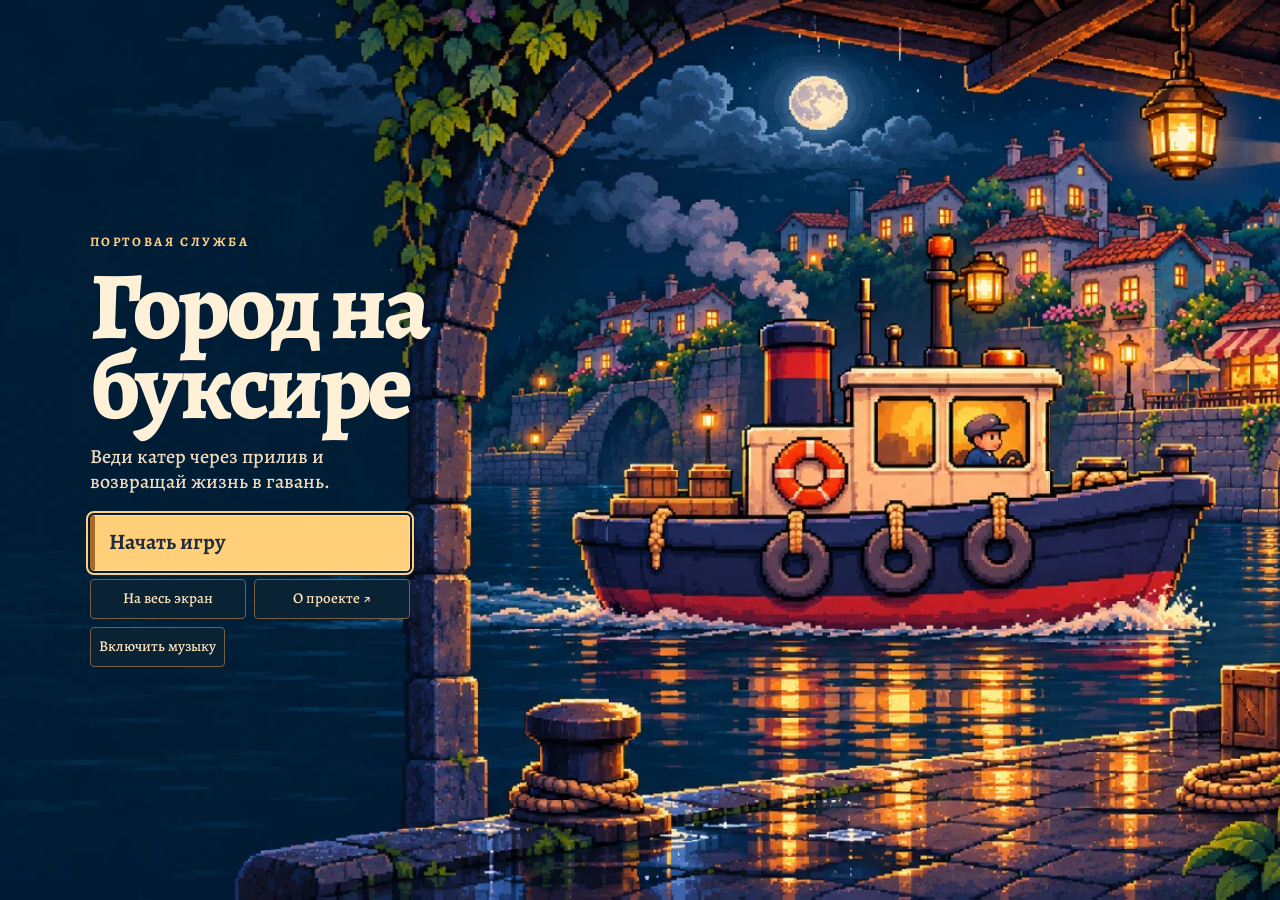
<file: index.html>
<!doctype html>
<html lang="ru">
<head>
<meta charset="utf-8">
<meta name="viewport" content="width=device-width, initial-scale=1, viewport-fit=cover">
<meta name="theme-color" content="#17212a">
<title>Город на буксире</title>
<link rel="stylesheet" href="side.css">
<link rel="stylesheet" href="shell.css">
<script defer src="audio.js"></script>
<script defer src="side-model.js"></script>
<script defer src="town-model.js"></script>
<script defer src="town-story.js"></script>
<script defer src="side-art.js"></script>
<script defer src="town-art.js"></script>
<script defer src="side-game.js"></script>
</head>
<body class="game-body" data-view="loading">
<main class="game-world" aria-label="Город на буксире">
  <div class="frame"><canvas id="sea" tabindex="-1" width="1280" height="720" aria-label="Боковой вид бухты"></canvas><canvas id="town" tabindex="-1" width="1280" height="720" aria-label="Свободная прогулка по городу с видом сверху" hidden></canvas></div>
  <div class="game-hud" id="game-hud">
    <div class="hud-top">
      <div class="mission-plate"><h1 id="mission-title">Вечерняя гавань</h1><div class="mission-status"><span id="location">Бухта</span><span id="current">Тихая вода</span></div></div>
      <div class="hud-tools">
        <dl class="stats">
          <div class="gauge"><dt>Монеты</dt><dd><span class="coin-glyph" aria-hidden="true"></span><span id="money">0</span></dd></div>
          <div class="gauge"><dt>Репутация</dt><dd><span class="rank-glyph" aria-hidden="true"></span><span id="rep">0</span></dd></div>
        </dl>
        <button id="hamburger" class="pause-key" aria-label="Пауза" title="Пауза · Esc" aria-haspopup="dialog" aria-controls="panel" aria-expanded="false"><span aria-hidden="true"></span></button>
      </div>
    </div>
    <div class="hud-bottom">
      <div class="indicators"><span class="hint" id="prompt" hidden></span><span class="tension" id="tow" hidden>Натяжение <meter id="rope-meter" min="0" max="1" low=".58" high=".8" optimum="0" value="0"></meter></span></div>
      <div class="objective"><div><strong id="goal"></strong><p id="detail"></p></div><button id="disembark" hidden>Сойти на берег</button><button id="retry" hidden>Начать рейс заново</button></div>
      <div class="touch" aria-label="Сенсорное управление"><button data-control="left" aria-label="Влево">←</button><button data-control="brake" class="water-control">Тормоз</button><button data-control="up" class="land-control" aria-label="Вверх">↑</button><button data-control="down" class="land-control" aria-label="Вниз">↓</button><button data-control="right" aria-label="Вправо">→</button><button id="touch-hook" class="water-control">Трос</button><button id="touch-action">Действие</button></div>
      <div class="key-map"><span class="water-control"><kbd>A</kbd> <kbd>D</kbd> ход</span><span class="water-control"><kbd>W</kbd> тормоз</span><span class="water-control"><kbd>Пробел</kbd> трос</span><span class="land-control"><kbd>W</kbd> <kbd>A</kbd> <kbd>S</kbd> <kbd>D</kbd> идти</span><span><kbd>E</kbd> действие</span></div>
    </div>
  </div>
</main>
<div class="loading-screen" id="loading-screen"><div role="status" aria-live="polite" class="loading-status"><strong>Город на буксире</strong><span id="loading-caption">Поднимаем портовую смену…</span><progress id="loading-progress" max="11" value="0" aria-label="Загрузка игры"></progress></div></div>
<div class="dialog" id="panel" hidden><section role="dialog" aria-modal="true" aria-labelledby="panel-title"><div class="tag" id="panel-tag"></div><h2 id="panel-title"></h2><div id="panel-body"></div><button id="panel-close">Вернуться в бухту</button></section></div>
<noscript><p class="graphics-unavailable">Включите JavaScript, чтобы запустить игру.</p></noscript>
</body>
</html>
</file>
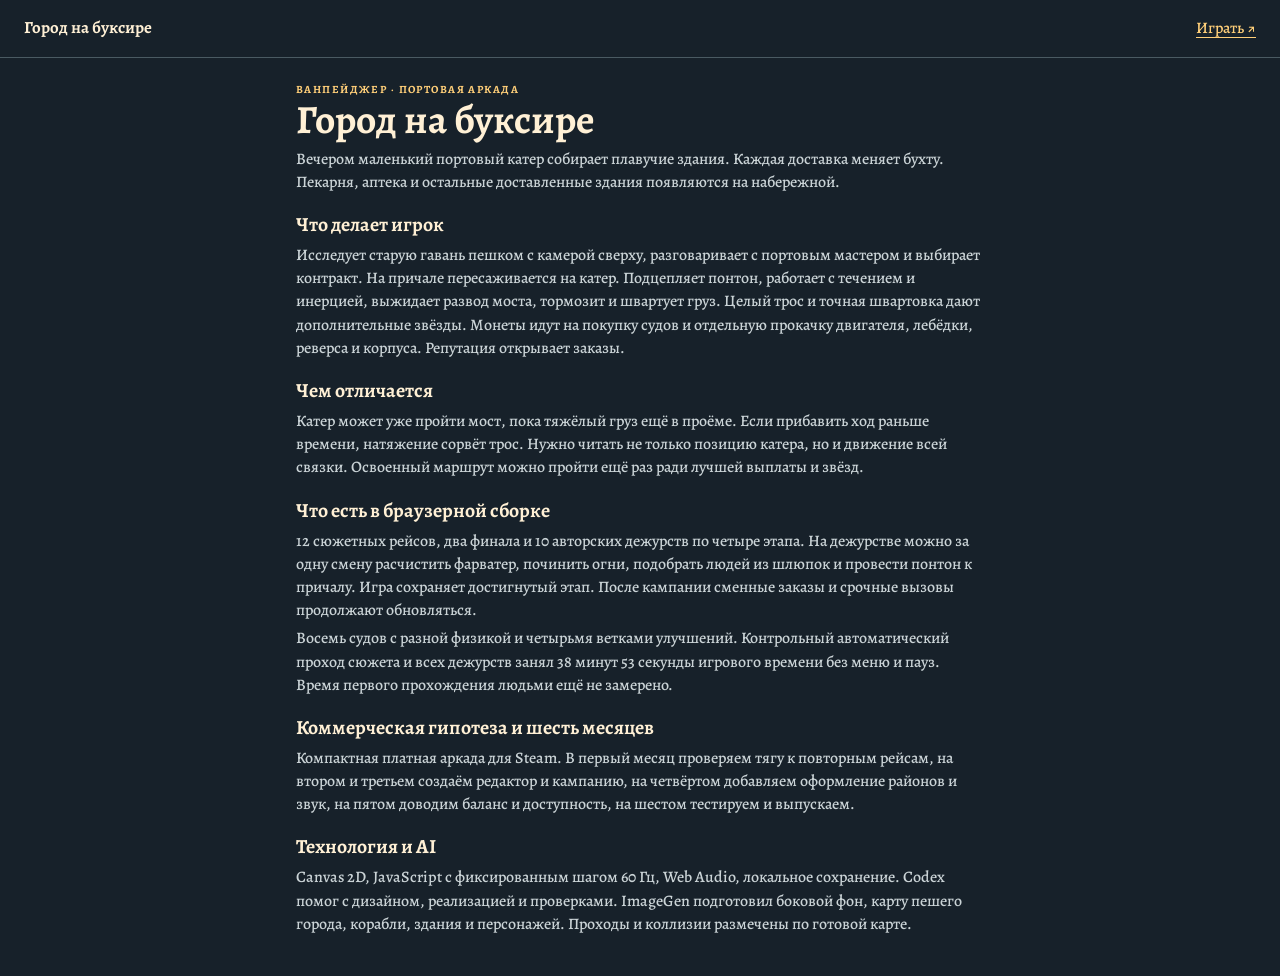
<file: onepager.html>
<!doctype html><html lang="ru"><head><meta charset="utf-8"><meta name="viewport" content="width=device-width,initial-scale=1"><title>Город на буксире — ванпейджер</title><link rel="stylesheet" href="side.css"><style>article{max-width:720px;margin:24px auto 40px;padding-inline:16px}article h2{font-size:20px;margin-top:16px}article p{color:var(--fog);margin-top:5px}@media print{header{display:none}body,article p{background:white;color:#111}}</style></head><body>
<header><strong>Город на буксире</strong><a href="index.html">Играть ↗</a></header><article>
<div class="tag">ВАНПЕЙДЖЕР · ПОРТОВАЯ АРКАДА</div><h1>Город на буксире</h1>
<p>Вечером маленький портовый катер собирает плавучие здания. Каждая доставка меняет бухту. Пекарня, аптека и остальные доставленные здания появляются на набережной.</p>
<h2>Что делает игрок</h2><p>Исследует старую гавань пешком с камерой сверху, разговаривает с портовым мастером и выбирает контракт. На причале пересаживается на катер. Подцепляет понтон, работает с течением и инерцией, выжидает развод моста, тормозит и швартует груз. Целый трос и точная швартовка дают дополнительные звёзды. Монеты идут на покупку судов и отдельную прокачку двигателя, лебёдки, реверса и корпуса. Репутация открывает заказы.</p>
<h2>Чем отличается</h2><p>Катер может уже пройти мост, пока тяжёлый груз ещё в проёме. Если прибавить ход раньше времени, натяжение сорвёт трос. Нужно читать не только позицию катера, но и движение всей связки. Освоенный маршрут можно пройти ещё раз ради лучшей выплаты и звёзд.</p>
<h2>Что есть в браузерной сборке</h2><p>12 сюжетных рейсов, два финала и 10 авторских дежурств по четыре этапа. На дежурстве можно за одну смену расчистить фарватер, починить огни, подобрать людей из шлюпок и провести понтон к причалу. Игра сохраняет достигнутый этап. После кампании сменные заказы и срочные вызовы продолжают обновляться.</p>
<p>Восемь судов с разной физикой и четырьмя ветками улучшений. Контрольный автоматический проход сюжета и всех дежурств занял 38 минут 53 секунды игрового времени без меню и пауз. Время первого прохождения людьми ещё не замерено.</p>
<h2>Коммерческая гипотеза и шесть месяцев</h2><p>Компактная платная аркада для Steam. В первый месяц проверяем тягу к повторным рейсам, на втором и третьем создаём редактор и кампанию, на четвёртом добавляем оформление районов и звук, на пятом доводим баланс и доступность, на шестом тестируем и выпускаем.</p>
<h2>Технология и AI</h2><p>Canvas 2D, JavaScript с фиксированным шагом 60 Гц, Web Audio, локальное сохранение. Codex помог с дизайном, реализацией и проверками. ImageGen подготовил боковой фон, карту пешего города, корабли, здания и персонажей. Проходы и коллизии размечены по готовой карте.</p>
</article></body></html>
</file>
<file: side.css>
*{box-sizing:border-box} :root{color-scheme:dark;--night:#18243b;--panel:#22334e;--cream:#fff0d5;--fog:#c1cbe0;--border:#50647d;--gold:#ffcf79}body{margin:0;background:var(--night);color:var(--cream);font:16px/1.45 Georgia,serif}header,main{max-width:1370px;margin:auto;padding-inline:24px}header{height:58px;display:flex;align-items:center;justify-content:space-between;border-bottom:1px solid var(--border)}header strong{font-size:17px}nav,.stats,footer{display:flex;align-items:center;gap:16px}a{color:var(--gold);text-underline-offset:4px}button{color:var(--cream);background:#273b59;border:1px solid #6f8098;border-radius:5px;font:inherit;padding:6px 11px;cursor:pointer}button:hover:not(:disabled){border-color:var(--gold)}button:disabled{opacity:.55;cursor:default}button:focus-visible,a:focus-visible{outline:2px solid var(--gold);outline-offset:2px}.primary{background:var(--gold);color:#202b3d;border-color:var(--gold);font-weight:bold}.mast{display:flex;align-items:end;justify-content:space-between;gap:10px;margin:16px 0 12px}.tag{font-size:11px;color:var(--gold);letter-spacing:.13em;font-weight:bold}h1,h2,p{margin:0}h1{font-size:clamp(25px,4vw,40px);line-height:1.12}.stats{gap:22px}.stats div{display:grid}.stats span{font-size:12px;color:var(--fog)}.stats strong{font-variant-numeric:tabular-nums;white-space:nowrap}.stage{border:1px solid var(--border);border-radius:7px;background:var(--panel);overflow:hidden}.frame{aspect-ratio:16/9;position:relative;background:#406f87;isolation:isolate}.frame canvas{display:block;width:100%;height:100%;image-rendering:pixelated}.top-hud{position:absolute;top:8px;left:8px;right:8px;display:flex;justify-content:space-between;pointer-events:none;gap:5px}.top-hud span,.hint,.tension{background:#172338;border:1px solid #78849a;padding:4px 7px;border-radius:4px;font-size:13px}.hint{position:absolute;bottom:9%;left:50%;transform:translateX(-50%);white-space:nowrap;color:var(--gold)}.tension{position:absolute;bottom:8px;right:8px;display:flex;align-items:center;gap:6px}.tension meter{width:70px;height:13px}.objective{display:flex;justify-content:space-between;align-items:center;gap:8px;min-height:68px;padding:8px 12px}.objective strong{color:var(--gold)}.objective p{color:var(--fog);font-size:14px}.dialog{position:absolute;inset:0;display:grid;place-items:center;background:#142035ad;padding:10px;overflow:auto}.dialog section{background:#192942;border:1px solid #8190a6;border-radius:7px;padding:14px;max-width:580px;width:100%;max-height:100%;overflow:auto}.dialog h2{margin:3px 0 8px;font-size:23px}.row{display:flex;align-items:center;justify-content:space-between;gap:10px;border-top:1px solid var(--border);padding:7px 0}.row strong{font-size:15px}.row p,#panel-body>p{font-size:13px;color:var(--fog)}.row button{white-space:nowrap;font-size:14px}.dialog #panel-close{margin-top:8px;font-size:14px}.touch{display:none}footer{padding:10px 0;flex-wrap:wrap;color:var(--fog);font-size:13px}kbd{padding:2px 5px;border:1px solid var(--border);border-radius:3px;color:var(--cream)}[hidden]{display:none!important}@media(pointer:coarse),(max-width:760px){header,main{padding-inline:8px}header{height:48px}header strong,nav a,nav button{font-size:13px}nav{gap:8px}.stats{gap:6px}.stats span{font-size:10px}.stats strong{font-size:13px}.mast{align-items:center}.touch{display:grid;grid-template-columns:repeat(5,1fr);gap:4px;padding:7px;border-top:1px solid var(--border)}.touch button{min-height:44px;touch-action:none;font-size:12px;padding:4px}.top-hud span,.hint,.tension{font-size:10px}.hint{bottom:13%}.objective p{font-size:12px}.objective button{font-size:12px}.dialog{position:fixed;inset:0;z-index:4}.dialog section{max-height:90vh}.dialog h2{font-size:19px}footer{display:none}}
.yard-tabs{display:flex;gap:6px;margin:0 0 8px}.yard-tabs button[aria-pressed=true]{border-color:var(--gold);color:var(--gold)}.yard-tabs+p{margin-bottom:6px}
:root{--night:#17212a;--panel:#202b33;--border:#4a5a62;--cream:#fff0d5;--fog:#cad3d6}
button{background:#29363f;border-color:#677982;border-radius:4px}
button:hover:not(:disabled){background:#394851}
button.primary:hover:not(:disabled){background:#ffe0a2}
.dialog section{background:#202b33;border-color:#677982;border-radius:4px}
.dialog section:has(.fleet-layout){max-width:684px}
.dialog section .fleet-detail{background:#19232a;border:0;padding:12px;overflow:visible}
.fleet-layout{display:grid;grid-template-columns:minmax(0,1fr) minmax(0,1fr);align-items:start;gap:12px}
.fleet-list{display:grid;grid-template-columns:1fr 1fr;gap:4px}
.fleet-list button{display:flex;min-height:58px;text-align:left;align-items:center;gap:4px;padding:4px;background:#26323a}
.fleet-list button[aria-pressed=true]{border-color:var(--gold);background:#303938}
.fleet-list strong,.fleet-list small{display:block}
.fleet-list strong{font-size:13px}
.fleet-list small,.fleet-detail p{color:var(--fog);font-size:13px}
.fleet-list small{font-size:11px;white-space:nowrap}
.ship-portrait{display:block;image-rendering:pixelated}
.fleet-list canvas{width:48px;height:27px;flex:none}
.fleet-detail canvas{width:146px;height:84px;background:#22323c}
.fleet-detail h3{font-size:17px;line-height:1.2;margin:8px 0}
.fleet-detail dl{display:flex;gap:16px;margin:8px 0}
.fleet-detail dt{color:var(--fog);font-size:12px}
.fleet-detail dd{margin:0;font-variant-numeric:tabular-nums;font-weight:bold}
@media(max-width:620px){.fleet-layout{grid-template-columns:1fr;gap:8px}.fleet-list{grid-template-columns:repeat(4,minmax(0,1fr))}.fleet-list button{display:grid;justify-items:center;justify-content:center;text-align:center;gap:0;min-height:64px}.fleet-detail canvas{float:right;width:92px;height:53px;margin:0 0 4px 8px}.fleet-detail dl{gap:12px}.fleet-detail h3{margin:0 0 4px}.dialog section .fleet-detail{padding:8px}}
@font-face{font-family:Alegreya;src:url(alegreya.woff2) format("woff2");font-weight:400 900;font-display:swap}
body{font-family:Alegreya,Georgia,serif;font-weight:500}
.npc{display:flex;gap:12px;align-items:center;margin:0 0 8px;padding:8px;background:#19232a;border:1px solid #4a5a62;border-radius:4px}
.npc .npc-portrait{flex:none;width:40px;height:50px;image-rendering:pixelated}
.npc strong{font-size:15px}.npc p{font-size:13px;color:var(--fog)}
.home-menu{display:grid;grid-template-columns:repeat(3,minmax(0,1fr));gap:8px;margin-bottom:12px}
.home-menu button{min-height:44px}
.settings-list{margin:4px 0 8px}
.settings-list label{display:flex;min-height:48px;align-items:center;justify-content:space-between;gap:8px;border-bottom:1px solid var(--border)}
.settings-list input{accent-color:var(--gold)}
.settings-list select{font:inherit;color:var(--cream);background:#29363f;border:1px solid #677982;border-radius:4px;padding:4px}
@media(max-width:550px){.home-menu{grid-template-columns:1fr}.npc{padding:4px 8px}}
.frame canvas,.npc .npc-portrait,.ship-portrait{image-rendering:auto}.fleet-detail canvas{height:auto}
.chapter{font-size:16px;color:var(--gold);margin:16px 0 4px}.dialog #panel-body>.npc{margin-top:8px}
:root{--night:#17212a;--panel:#202b33;--border:#4a5a62;--gold:#ffcf79}
.objective{border-top:1px solid var(--border);padding:12px 16px}
.objective strong{font-size:17px}
.objective p{font-size:15px}
.dialog[data-screen=home]>section,.dialog[data-screen=settings]>section{max-width:460px;padding:16px}
.dialog[data-screen=home]>section:before{content:"";display:block;height:104px;margin:-16px -16px 12px;background:#2b3a42 url(workshop.webp) center 41%/cover;border-bottom:1px solid var(--border)}
.home-menu{display:grid;grid-template-columns:1fr 1fr;gap:8px;margin:12px 0 0}
.home-menu .primary{grid-column:1/-1}
.dialog[data-screen=yard]>section{max-width:800px;padding:16px}
.dialog[data-screen=yard] .fleet-layout{grid-template-columns:minmax(0,1.4fr) minmax(0,1fr);gap:16px}
.dialog[data-screen=yard] .fleet-detail{grid-column:1;grid-row:1;padding:0 0 12px;background:#17242c}
.dialog[data-screen=yard] .fleet-list{grid-column:2;grid-row:1;grid-template-columns:1fr}
.dialog[data-screen=yard] .fleet-list button{min-height:44px;justify-items:start;justify-content:start;padding:4px 8px;border-inline-color:transparent;background:#24313a}
.dialog[data-screen=yard] .fleet-list button[aria-pressed=true]{border-left-color:var(--gold);background:#303d40}
.dialog[data-screen=yard] .fleet-list button canvas{width:56px;height:auto}
.dialog[data-screen=yard] .fleet-list button span{display:flex;align-items:center;gap:8px}
.dialog[data-screen=yard] .fleet-list button small{font-size:12px}
.ship-display{position:relative;display:grid;place-items:end center;aspect-ratio:2.6;background:#263941 url(workshop.webp) center 59%/cover;border-bottom:1px solid var(--border)}
.dialog[data-screen=yard] .ship-display canvas{float:none;width:58%;height:auto;margin:0 0 4px;background:transparent;max-width:230px}
.ship-display span{position:absolute;left:8px;top:8px;background:#17242c;color:var(--cream);font-size:13px;padding:4px 8px}
.dialog[data-screen=yard] .fleet-detail h3,.dialog[data-screen=yard] .fleet-detail p,.dialog[data-screen=yard] .fleet-detail dl,.dialog[data-screen=yard] .fleet-detail button{margin-inline:12px}
@media(max-width:650px){
 .frame{aspect-ratio:4/3}
 .objective{padding:8px 12px}.objective strong{font-size:15px}.objective p{font-size:13px}
 .touch{grid-template-columns:44px 1fr 44px 1fr minmax(78px,1.3fr);gap:4px}.touch button{min-height:48px;font-size:12px}
 .touch #touch-action{color:var(--gold);border-color:#b59965}
 .dialog{padding:8px;align-items:end}.dialog[data-screen]>section{padding:12px;max-height:88dvh}
 .dialog[data-screen=home]>section:before{margin:-12px -12px 8px;height:88px}
 .dialog[data-screen=yard] .fleet-layout{grid-template-columns:1fr;gap:8px}
 .dialog[data-screen=yard] .fleet-list{grid-column:1;grid-row:2;grid-template-columns:repeat(4,minmax(0,1fr))}
 .dialog[data-screen=yard] .fleet-list button{justify-items:center;justify-content:center;text-align:center;padding:4px 2px;border-inline-color:#677982}
 .dialog[data-screen=yard] .fleet-list button span{display:grid;gap:0}
 .dialog[data-screen=yard] .fleet-list button canvas{width:44px}
 .dialog[data-screen=yard] .fleet-list button small{font-size:11px}
 .dialog[data-screen=yard] .fleet-detail h3{margin-top:8px}
 .ship-display{aspect-ratio:3.2}
 .dialog[data-screen=yard] .ship-display canvas{width:43%}
}
.dialog{position:fixed;z-index:20;inset:0}.dialog>section{max-height:min(88vh,760px);max-height:min(88dvh,760px)}.graphics-unavailable{padding:16px}
</file>
<file: shell.css>
.game-body{
  margin:0;overflow:hidden;background:#14232d;color:var(--cream);
  --hud-bg:#17242d;--hud-line:#5b6870;
}
.game-world{
  width:100%;height:100vh;height:100dvh;max-width:none;margin:0;padding:0;
  overflow:hidden;position:relative;isolation:isolate;
}
.game-world .frame{
  position:absolute;inset:0;aspect-ratio:auto;width:100%;height:100%;background:#315962;
}
.game-world .frame canvas{display:block;width:100%;height:100%;image-rendering:auto}
.game-hud{
  position:absolute;inset:0;display:flex;flex-direction:column;justify-content:space-between;
  gap:12px;pointer-events:none;
  padding:max(12px,env(safe-area-inset-top)) max(16px,env(safe-area-inset-right))
    max(12px,env(safe-area-inset-bottom)) max(16px,env(safe-area-inset-left));
}
.game-body:not([data-view=play]) .game-hud{visibility:hidden}
.hud-top{display:flex;justify-content:space-between;align-items:flex-start;gap:12px}
.mission-plate,.hud-tools,.objective,.key-map{background:var(--hud-bg);border:1px solid var(--hud-line);border-radius:4px}
.mission-plate{padding:8px 12px;max-width:min(48vw,520px)}
.mission-plate h1{font-size:clamp(20px,2.4vw,32px);line-height:1.13}
.mission-status{display:flex;align-items:center;flex-wrap:wrap;gap:2px 12px;margin-top:4px;color:var(--fog);font-size:13px}
.mission-status span+span{color:var(--gold)}
.hud-tools{display:flex;align-items:center;gap:12px;padding:6px 8px;pointer-events:auto}
.hud-tools .stats{margin:0;gap:12px}.stats dt{font-size:12px;color:var(--fog)}.stats dd{margin:0;font-weight:bold;font-variant-numeric:tabular-nums;white-space:nowrap}
.hud-tools nav{gap:4px}.hud-tools button{font-size:13px;min-height:36px;white-space:nowrap}
.hud-bottom{align-self:center;display:grid;gap:6px;width:min(100%,740px)}
.indicators{display:flex;justify-content:center;align-items:center;gap:6px;min-height:24px}
.game-hud .hint,.game-hud .tension{position:static;transform:none;white-space:normal}
.game-hud .objective{pointer-events:auto;min-height:0;border:1px solid var(--hud-line);padding:8px 12px}
.game-hud .objective p{font-size:14px}
.key-map{width:max-content;max-width:100%;display:flex;flex-wrap:wrap;gap:4px 12px;margin:auto;padding:4px 8px;color:var(--fog);font-size:12px}
.key-map kbd{padding:0 3px}
.game-hud .touch{pointer-events:auto;background:var(--hud-bg);border:1px solid var(--hud-line);border-radius:4px}
.loading-screen{
  position:fixed;inset:0;z-index:30;display:grid;place-items:center;padding:20px;
  background:#192731 url(harbor.webp) center/cover no-repeat;
}
.loading-status{background:#17242d;border:1px solid var(--hud-line);border-radius:4px;width:min(100%,340px);display:grid;gap:8px;padding:16px 20px}
.loading-status strong{font-size:24px}.loading-status span{color:var(--fog)}
.loading-status progress{width:100%;height:8px;accent-color:var(--gold)}
.dialog[data-screen=title]{justify-items:start;align-items:center;padding:clamp(16px,7vw,128px);background:#111d2b50}
.dialog[data-screen=title]>section{width:min(100%,440px);padding:20px;background:#17242d}
.dialog[data-screen=title] h2{font-size:clamp(34px,5vw,58px);line-height:.97;margin:8px 0 16px;max-width:9ch}
.title-actions{display:grid;grid-template-columns:1fr 1fr;gap:8px}
.title-actions .primary{grid-column:1/-1;min-height:46px}
.title-actions a{display:flex;align-items:center;justify-content:center;color:var(--fog);font-size:14px}
.fullscreen-message{color:var(--fog);font-size:13px;margin-top:8px}
.game-body:fullscreen{width:100%;height:100%}
@media(max-width:760px),(pointer:coarse){
  .game-hud{padding:max(6px,env(safe-area-inset-top)) max(6px,env(safe-area-inset-right)) max(6px,env(safe-area-inset-bottom)) max(6px,env(safe-area-inset-left))}
  .hud-top{display:grid;grid-template-columns:1fr;gap:4px}
  .mission-plate{max-width:none;display:flex;flex-wrap:wrap;gap:3px 8px;align-items:baseline;padding:4px 8px}
  .mission-plate h1{font-size:17px}
  .mission-status{font-size:11px;margin:0}
  .hud-tools{padding:4px;justify-content:space-between;gap:4px}
  .hud-tools .stats{gap:6px}.stats dt{font-size:10px}.stats dd{font-size:12px}
  .hud-tools button{min-height:34px;padding:3px 5px;font-size:11px}
  .game-hud .objective{padding:6px 8px}
  .game-hud .objective strong{font-size:14px}.game-hud .objective p{font-size:12px}
  .game-hud .touch{padding:4px;grid-template-columns:44px 1fr 44px 1fr minmax(76px,1.3fr)}
  .key-map{display:none}
  .dialog[data-screen=title]{align-items:end;justify-items:center;padding:12px 12px max(16px,env(safe-area-inset-bottom))}
  .dialog[data-screen=title]>section{padding:16px}
}
@media(max-width:370px){.hud-tools .stats{gap:4px}.hud-tools button{padding-inline:4px}.hud-tools .stats dt{font-size:9px}}
@media(max-height:500px) and (orientation:landscape){
  .game-hud{padding:4px 8px}.hud-top{display:flex}.mission-plate{max-width:43vw}
  .game-hud .objective p{display:none}.game-hud .touch button{min-height:38px}
  .dialog[data-screen=title]{align-items:center}
}
.game-world canvas:focus{outline:none}
.visually-hidden{position:absolute;width:1px;height:1px;padding:0;margin:-1px;overflow:hidden;clip-path:inset(50%);white-space:nowrap}
.hud-tools{gap:8px;padding:0;background:none;border:0;pointer-events:none}
.hud-tools .stats{
  pointer-events:auto;display:flex;gap:0;padding:2px 6px;
  border:1px solid #8b744f;border-top:2px solid #c6a16b;border-radius:3px;
  background:#19262d;color:#fff0d5;
}
.hud-tools .gauge{padding:0 9px}
.hud-tools .gauge+.gauge{border-left:1px solid #67563e}
.hud-tools .gauge dd{display:flex;align-items:center;gap:6px;min-height:32px;font-size:16px}
.coin-glyph,.rank-glyph{width:13px;height:13px;flex:none;display:inline-block;color:#eac589}
.coin-glyph{border:2px solid currentColor;border-radius:50%;background:#81633d;box-shadow:inset 0 0 0 2px #263239}
.rank-glyph{background:currentColor;clip-path:polygon(50% 0,96% 35%,96% 60%,50% 26%,4% 60%,4% 35%)}
.hud-tools .pause-key{
  pointer-events:auto;display:grid;place-items:center;width:42px;height:40px;padding:0;
  border:1px solid #967443;border-top:2px solid #edc283;background:#263039;border-radius:3px;color:#ffdb9b;
}
.pause-key span{display:block;width:14px;height:16px;border-inline:4px solid currentColor}
.hud-tools .pause-key:hover{background:#3d372c;border-color:#ffdb9b}
.dialog[data-screen=home]{background:#121d2894;padding-inline:clamp(12px,6vw,96px);justify-items:end}
.dialog[data-screen=home]>section{
  max-width:390px;padding:20px;background:#18262e;border:1px solid #94764b;border-top:3px solid #e7b56b;border-radius:4px;
}
.dialog[data-screen=home]>section:before{
  height:112px;margin:-20px -20px 12px;border-bottom:2px solid #94764b;
  background-position:center 55%;
}
.dialog[data-screen=home] h2{font-size:32px;line-height:1.1}
.home-menu{grid-template-columns:1fr;gap:2px;margin-top:12px}
.home-menu button{
  text-align:left;border:0;border-bottom:1px solid #45525a;border-radius:0;
  padding:8px 12px;background:#23333c;min-height:42px;
}
.home-menu button:hover:not(:disabled){background:#35434a}
.home-menu .primary{
  margin-bottom:6px;background:#f1c67f;border:1px solid #ffdc9f;border-left:4px solid #b88647;
  border-radius:3px;color:#1a252c;
}
.home-menu .primary:hover:not(:disabled){background:#ffdc9f;color:#1a252c}
.pause-toggles{display:flex;flex-wrap:wrap;gap:8px;margin-top:12px}
.pause-toggles button{background:#19272e;border-color:#79705c;font-size:13px}
@media(max-width:760px),(pointer:coarse){
 .hud-top{display:flex;align-items:flex-start;gap:4px;justify-content:space-between}
 .mission-plate{display:block;padding:4px 6px;max-width:55vw}
 .mission-status{margin-top:2px;gap:2px 6px}
 .hud-tools{gap:4px}.hud-tools .stats{gap:0;padding:1px 3px}
 .hud-tools .gauge{padding-inline:4px}.hud-tools .gauge dd{gap:3px;min-height:34px;font-size:13px}
 .coin-glyph,.rank-glyph{width:11px;height:11px}
 .hud-tools .pause-key{width:44px;height:44px}
 .dialog[data-screen=home]{justify-items:center;padding:max(12px,env(safe-area-inset-top)) 8px max(12px,env(safe-area-inset-bottom))}
 .dialog[data-screen=home]>section{padding:12px}
 .dialog[data-screen=home]>section:before{margin:-12px -12px 8px;height:88px}
}
/* Artwork is a skin. Readouts and controls remain HTML. */
.mission-plate{
  display:grid;align-content:center;min-width:292px;width:min(420px,47vw);height:100px;
  padding:19px 38px 13px;text-align:center;border:0;border-radius:0;
  background:transparent url(hud-plaque.webp) center/100% 100% no-repeat;
}
.mission-plate h1{
  font-size:clamp(19px,2.2vw,29px);
  overflow:hidden;white-space:nowrap;text-overflow:ellipsis;
}
.mission-status{
  flex-wrap:nowrap;justify-content:center;gap:8px;margin:2px 0 0;
  overflow:hidden;white-space:nowrap;font-size:12px;
}
.mission-status span{overflow:hidden;text-overflow:ellipsis}
.hud-tools{align-items:center;gap:8px}
.hud-tools .stats{
  width:158px;height:58px;
  padding:0 15px;align-items:center;border:0;
  background:transparent url(hud-counter.webp) center/100% 100% no-repeat;
}
.hud-tools .gauge,.hud-tools .gauge+.gauge{border:0;flex:1;padding:0;min-width:0}
.hud-tools .gauge dd{justify-content:center;min-height:0;font-size:16px;gap:5px}
.hud-tools .pause-key{
  width:56px;height:56px;border:0;border-radius:50%;background:transparent url(hud-lever.webp) center/contain no-repeat;
  color:#ffe6b7;
}
.hud-tools .pause-key span{width:15px;height:16px;border-inline-width:4px;margin-top:1px}
.hud-tools .pause-key:hover{background:transparent url(hud-lever.webp) center/contain no-repeat;filter:brightness(1.13)}
.hud-tools .pause-key:active{transform:translateY(1px)}
.game-hud .objective{
  border:solid transparent;border-width:10px 29px;padding:4px 10px;min-height:64px;border-radius:0;
  background:transparent;
  border-image:url(hud-chart.webp) 24 65 26 65 fill stretch;
}
.game-hud .objective strong{color:#ffdb9d}.game-hud .objective p{color:#f3e8d6}
.game-hud .objective button{background:#162334;border-color:#927249}
.key-map{background:#22283d;border-color:#8b704f}
.dialog[data-screen=home] .tag{color:#e8ba78}
.dialog[data-screen=home] h2{min-height:55px;padding:14px 43px 8px;text-align:center;margin:4px 0 6px;
  background:transparent url(hud-plaque.webp) center/100% 100% no-repeat;font-size:25px;
}
@media(max-width:760px),(pointer:coarse){
 .mission-plate{min-width:0;max-width:none;width:auto;flex:1;height:66px;padding:14px 16px 10px}
 .mission-plate h1{font-size:17px}.mission-status{font-size:10px;gap:4px;margin-top:0}
 .mission-status span+span{display:none}
 .hud-tools{gap:4px;padding-top:5px}.hud-tools .stats{width:107px;height:43px;padding-inline:10px}
 .hud-tools .gauge dd{font-size:13px;gap:4px}
 .hud-tools .pause-key{width:44px;height:44px}
 .game-hud .objective{border-width:8px 19px;padding:3px 7px;min-height:60px}
}
@media(max-height:500px) and (orientation:landscape){
 .mission-plate{height:68px;padding:14px 27px 9px}
 .hud-tools .stats{height:44px}.hud-tools .pause-key{width:44px;height:44px}
}
.hud-tools .stats{width:185px;height:69px;padding-inline:18px}
.hud-tools .gauge{display:grid;justify-items:center;align-content:center}
.hud-tools .gauge dt{font-size:12px;font-weight:600;color:#ffdfa3;line-height:1.15}
.hud-tools .gauge dd{font-size:18px;line-height:1.15;font-variant-numeric:lining-nums tabular-nums}
.coin-glyph,.rank-glyph{position:relative;display:inline-block;flex:none;width:13px;height:13px}
.coin-glyph{border:0;border-radius:0;background:none;box-shadow:none}
.coin-glyph:before,.coin-glyph:after{position:absolute;content:"";display:block;width:11px;height:6px;left:1px;border:1px solid #ffdf88;background:#a06523;border-radius:50%}
.coin-glyph:before{top:6px;box-shadow:0 2px 0 #644421}
.coin-glyph:after{top:2px;background:#e6ad49;box-shadow:inset 0 0 0 1px #f6d078}
.rank-glyph{background:transparent;clip-path:none;border-left:2px solid #f4cc8a}
.rank-glyph:before{content:"";position:absolute;top:0;left:0;width:11px;height:8px;background:#e1aa65;clip-path:polygon(0 0,100% 0,72% 50%,100% 100%,0 100%)}
.dialog[data-screen=title]{
  padding:clamp(24px,7vw,120px);background:#051e31 url(title-screen.webp) center/cover no-repeat;
}
.dialog[data-screen=title]>section{
  width:min(100%,530px);padding:0;background:transparent;border:0;border-radius:0;overflow:visible;
}
.dialog[data-screen=title] .tag{font-size:13px;letter-spacing:.20em;color:#ffcf85}
.dialog[data-screen=title] h2{
  max-width:8ch;font-size:clamp(56px,7.5vw,112px);font-weight:800;line-height:.83;
  letter-spacing:-.035em;color:#fff1d7;margin:14px 0 20px;
}
.title-logline{font-size:20px!important;color:#f0dbbd!important;max-width:25ch;line-height:1.24;margin:0 0 20px}
.title-actions{width:min(100%,320px);gap:8px}
.title-actions .primary{font-size:22px;min-height:56px;border:1px solid #ffdfab;border-left:5px solid #a7682d;text-align:left;padding-inline:14px}
.title-actions button:not(.primary),.title-actions a{
  background:#092234;color:#ffe4b9;border:1px solid #776044;border-radius:4px;
  min-height:40px;font-size:15px;
}
.title-actions a{text-decoration:none}
.title-actions a:hover,.title-actions button:not(.primary):hover{border-color:var(--gold)}
@media(max-width:760px),(pointer:coarse){
 .hud-tools .stats{width:132px;height:53px;padding-inline:12px}
 .hud-tools .gauge dt{font-size:10px}.hud-tools .gauge dd{font-size:14px;gap:3px}
 .coin-glyph,.rank-glyph{scale:.82}
 .dialog[data-screen=title]{
   padding:12px 14px max(18px,env(safe-area-inset-bottom));
   background-position:66% center;
 }
 .dialog[data-screen=title]>section{padding:14px;background:#071e2e;border-top:2px solid #d6a568}
 .dialog[data-screen=title] h2{font-size:clamp(44px,11vw,62px);max-width:9ch;margin:8px 0 10px}
 .title-logline{font-size:16px!important;max-width:34ch;margin-bottom:10px}
 .title-actions{width:100%}.title-actions .primary{min-height:46px;font-size:18px}
}
@media(max-height:540px) and (orientation:landscape){
 .dialog[data-screen=title]{justify-items:start;background-position:center;padding:12px 20px}
 .dialog[data-screen=title]>section{max-width:300px;padding:12px;background:#071e2e}
 .dialog[data-screen=title] h2{font-size:44px;margin:6px 0 10px}
 .title-logline{font-size:15px!important;margin-bottom:8px}
}
.land-control{display:none!important}.game-body[data-scene=town] .water-control{display:none!important}.game-body[data-scene=town] .land-control{display:initial!important}.game-body[data-scene=town] .touch{grid-template-columns:repeat(4,minmax(36px,1fr)) minmax(82px,1.8fr)}.game-body[data-scene=town] #touch-action{padding-inline:3px;font-size:12px}
.dialog[data-screen=chat]>section{max-width:620px;background:#18262e;border-color:#96764e}
.conversation{display:grid;gap:8px;max-height:min(42dvh,360px);overflow:auto;padding:4px 6px 8px 0;overscroll-behavior:contain}
.dialogue-line{background:#243740;border-left:3px solid #bc945d;width:min(94%,510px);padding:8px 12px;border-radius:4px}
.dialogue-line strong{display:block;color:#ffd58e;font-size:14px}
.dialogue-line p{margin:2px 0 0;font-size:16px;color:#fff0dc;line-height:1.32}
.dialogue-line.hero-line{justify-self:end;background:#2b344e;border-color:#8d9cc4}
.dialogue-line.hero-line strong{color:#d4e2ff}
.dialogue-line.note-line{background:#25352e;border-color:#8aa77d}
.dialogue-actions{display:flex;flex-wrap:wrap;gap:6px;padding:8px 0 0;border-top:1px solid #505c64}
.dialogue-actions button{text-align:left}
@media(max-width:650px){.conversation{max-height:40dvh}.dialogue-line{padding:6px 8px}.dialogue-line p{font-size:15px}.dialogue-actions button{width:100%;min-height:40px}}
.title-actions .title-music{min-height:30px;grid-column:1/-1;width:max-content;justify-self:start;background:#071d2b;padding-inline:8px}
.dialogue-line{display:flex;align-items:start;gap:10px}
.talk-avatar{width:38px;height:38px;flex:none;background:#172631;border:1px solid #877154;border-radius:4px;image-rendering:pixelated}
.dialogue-actions button,.game-hud .objective>#disembark,.touch button{
  border:1px solid #8a704c;border-top:2px solid #c39b63;border-radius:4px;
  color:#ffe8bc;background:#27333e;font-weight:700;
}
.dialogue-actions button.primary,.game-hud .objective>#disembark{
  background:#efc47e;color:#25303a;border-color:#f6d49a;border-left:4px solid #a97039;
}
.dialogue-actions button:hover,.game-hud .objective>#disembark:hover,.touch button:hover{border-color:#ffdc99}
.dialogue-actions button:active,.game-hud .objective>#disembark:active,.touch button:active{transform:translateY(1px)}
.touch button[data-control]{background:#253848;color:#fbd99d}
@media(prefers-reduced-motion:no-preference){
  .dialogue-line{animation:log-arrive .16s ease-out both}
  .game-body[data-scene=sea] #sea:not([hidden]),.game-body[data-scene=town] #town:not([hidden]){animation:scene-arrive .22s ease-out both}
}
@keyframes log-arrive{from{opacity:0;transform:translateY(5px)}to{opacity:1;transform:translateY(0)}}
@keyframes scene-arrive{from{opacity:.55}to{opacity:1}}
@media(pointer:coarse),(max-width:760px){.game-hud .objective>#disembark{display:none}}
.yard-tabs{flex-wrap:wrap}
</file>
